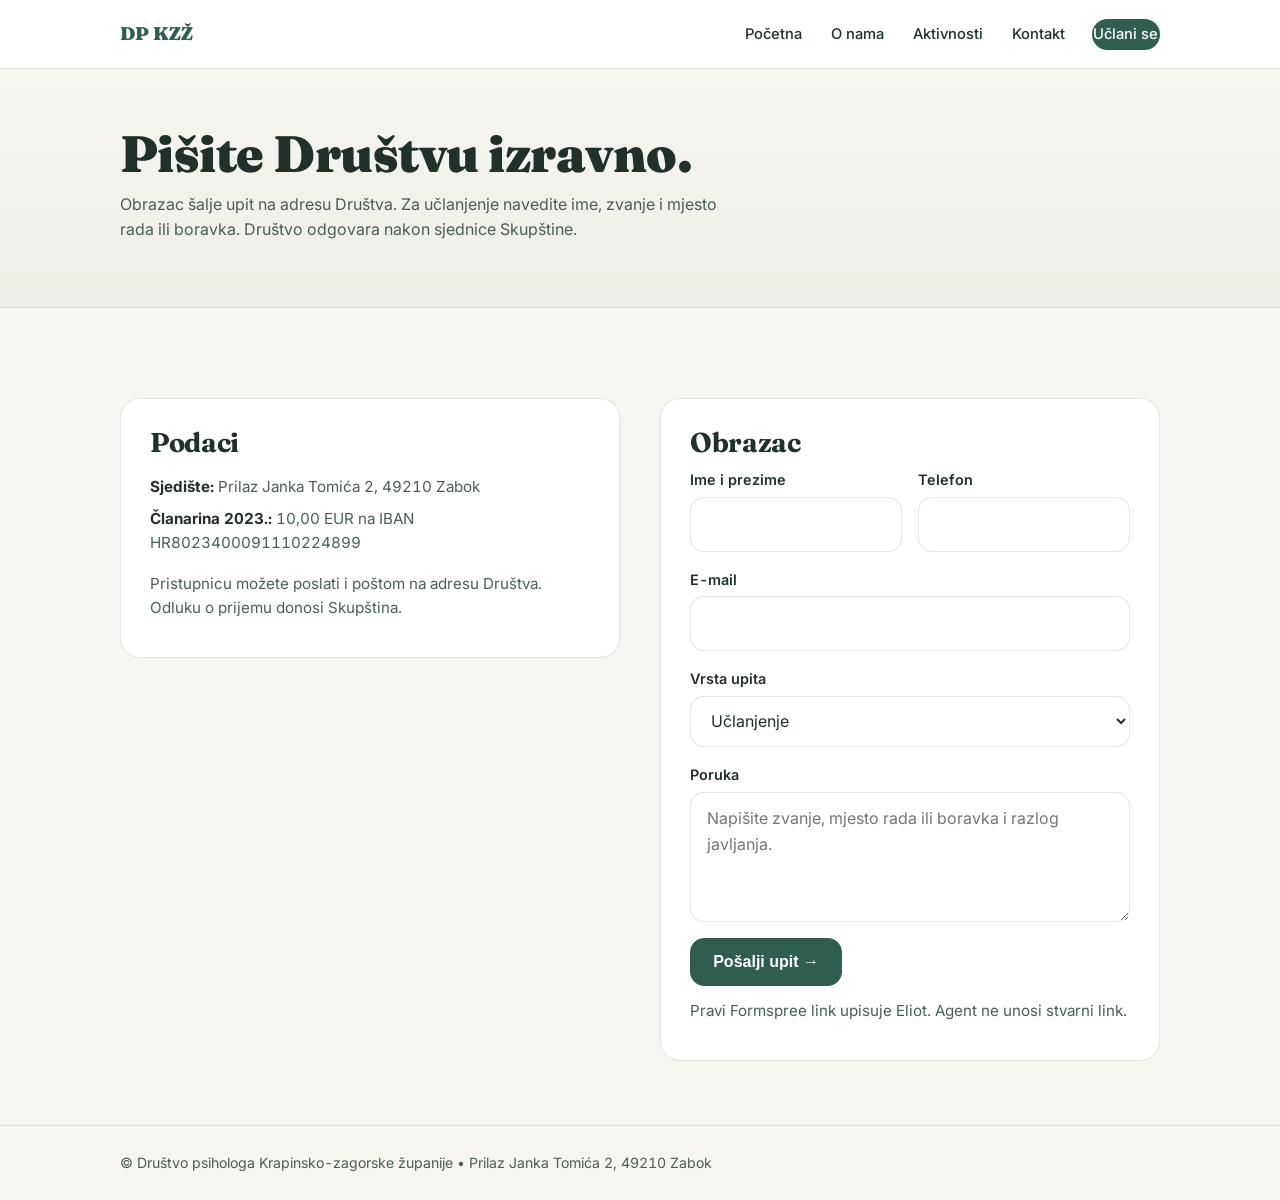
<file: kontakt.html>
<!DOCTYPE html><html lang="hr"><head>
<meta charset="UTF-8"><meta name="viewport" content="width=device-width, initial-scale=1.0">
<title>Društvo psihologa KZŽ – Kontakt</title>
<link rel="icon" href="data:image/svg+xml,%3Csvg xmlns='http://www.w3.org/2000/svg' viewBox='0 0 64 64'%3E%3Crect width='64' height='64' rx='14' fill='%232F5D50'/%3E%3Ctext x='32' y='45' font-family='Georgia,serif' font-size='38' font-weight='bold' fill='white' text-anchor='middle'%3E%CE%A8%3C/text%3E%3C/svg%3E">
<meta name="theme-color" content="#2F5D50">
<meta name="description" content="Kontakt Društva psihologa Krapinsko-zagorske županije – obrazac za upit, pristupnica i podaci u Zaboku.">
<link rel="preconnect" href="https://fonts.googleapis.com"><link rel="preconnect" href="https://fonts.gstatic.com" crossorigin>
<link href="https://fonts.googleapis.com/css2?family=Fraunces:opsz,wght@9..144,500;9..144,700;9..144,900&family=Inter:wght@300;400;500;600;700&display=swap" rel="stylesheet">
<style>
:root{--primary:#2F5D50;--primary-d:#24473D;--accent:#B7791F;--accent-bg:#F2E3C2;--bg:#F7F5F0;--surface:#FFFFFF;--text:#22302B;--text-soft:#4A5E57;--line:rgba(34,48,43,0.12);--white:#FFFFFF}
*{margin:0;padding:0;box-sizing:border-box}
html{scroll-behavior:smooth}
body{font-family:'Inter',system-ui,-apple-system,'Segoe UI',Roboto,sans-serif;background:var(--bg);color:var(--text);line-height:1.6;font-variant-numeric:tabular-nums;-webkit-font-smoothing:antialiased;caret-color:var(--primary)}
::selection{background:var(--accent-bg);color:var(--text)}
h1,h2,h3{font-family:'Fraunces',Georgia,serif;line-height:1.15;letter-spacing:-0.01em;text-wrap:balance}
h1{font-size:clamp(2rem,5.5vw,3.2rem);font-weight:900}
h2{font-size:clamp(1.3rem,3vw,1.7rem);font-weight:700;margin-bottom:.6rem}
p{margin:.5rem 0}
.container{max-width:1120px;margin:0 auto;padding:0 clamp(1rem,4vw,2.5rem)}
section{padding:clamp(2.5rem,6vw,4rem) 0}
.site-nav{position:sticky;top:0;z-index:100;background:var(--surface);border-bottom:1px solid var(--line)}
.site-nav .container{display:flex;align-items:center;justify-content:space-between;min-height:68px;gap:1rem}
.nav-logo{font-family:'Fraunces',serif;font-weight:900;font-size:1.15rem;color:var(--primary);text-decoration:none}
.nav-links{display:flex;gap:1.6rem;align-items:center;list-style:none}
.nav-links a{color:var(--text);font-size:.92rem;font-weight:500;text-decoration:none;padding:.4rem .1rem;border-bottom:2px solid transparent}
.nav-links a:hover{color:var(--accent);border-bottom-color:var(--accent)}
.nav-cta{background:var(--primary);color:#fff !important;padding:.55rem 1.15rem;border-radius:999px;font-weight:600;border-bottom:none !important}
.hamburger{display:none;background:none;border:1px solid var(--line);border-radius:10px;padding:.45rem .6rem;cursor:pointer;font-size:1.1rem}
.page-header{background:linear-gradient(180deg,var(--bg),#EDEFE7);border-bottom:1px solid var(--line);padding:clamp(2.2rem,5vw,3.5rem) 0}
.page-header p{color:var(--text-soft);max-width:62ch}
.contact-grid{display:grid;grid-template-columns:1fr 1fr;gap:clamp(1.5rem,4vw,2.5rem);margin-top:1.6rem;align-items:start}
.card{background:var(--surface);border:1px solid var(--line);border-radius:20px;padding:clamp(1.2rem,3vw,1.8rem)}
.card p{color:var(--text-soft);font-size:.95rem}
.addr{margin-top:1rem;font-size:.95rem}
.addr strong{color:var(--text)}
.addr a{color:var(--text);text-decoration:none;font-weight:600}
.addr a:hover{color:var(--accent)}
form .field{display:flex;flex-direction:column;gap:.35rem;margin-bottom:1rem}
form .row{display:grid;grid-template-columns:1fr 1fr;gap:1rem}
label{font-weight:600;font-size:.9rem}
input,select,textarea{padding:.85rem 1rem;border-radius:14px;border:1px solid var(--line);background:var(--surface);color:var(--text);font:inherit;width:100%}
input:focus,select:focus,textarea:focus{outline:none;border-color:var(--accent);box-shadow:0 0 0 4px rgba(183,121,31,.18)}
textarea{min-height:130px;resize:vertical}
button.submit{display:inline-flex;align-items:center;gap:.5rem;padding:.9rem 1.4rem;border-radius:14px;border:1px solid var(--primary);background:var(--primary);color:#fff;font-weight:600;cursor:pointer;font-size:1rem}
button.submit:hover{background:var(--primary-d)}
button.submit:disabled{opacity:.6;cursor:not-allowed}
.note{font-size:.85rem;color:var(--text-soft);margin-top:.8rem}
a:focus-visible,button:focus-visible,input:focus-visible,select:focus-visible,textarea:focus-visible{outline:3px solid var(--accent);outline-offset:2px}
footer{border-top:1px solid var(--line);padding:1.6rem 0;color:var(--text-soft);font-size:.88rem}
footer a{color:var(--text);text-decoration:none}
.reveal{opacity:0;transform:translateY(14px);transition:opacity .6s ease,transform .6s ease}
.reveal.visible{opacity:1;transform:none}
@media (max-width:900px){.contact-grid{grid-template-columns:1fr}form .row{grid-template-columns:1fr}}
@media (max-width:600px){.nav-links{display:none}.hamburger{display:block}.menu-open .nav-links{display:flex;flex-direction:column;position:absolute;left:0;right:0;top:100%;background:var(--surface);border-bottom:1px solid var(--line);padding:.6rem 1rem 1rem;align-items:flex-start}}
@media (prefers-reduced-motion:reduce){.reveal{opacity:1;transform:none;transition:none}}
</style></head><body>
<nav class="site-nav" aria-label="Glavna navigacija"><div class="container">
<a class="nav-logo" href="index.html">DP KZŽ</a>
<button class="hamburger" aria-label="Izbornik" onclick="document.body.classList.toggle('menu-open')">☰</button>
<ul class="nav-links"><li><a href="index.html">Početna</a></li><li><a href="o-nama.html">O nama</a></li><li><a href="usluge.html">Aktivnosti</a></li><li><a href="kontakt.html">Kontakt</a></li><li><a class="nav-cta" href="o-nama.html#clanstvo">Učlani se</a></li></ul>
</div></nav>
<header class="page-header"><div class="container">
<h1>Pišite Društvu izravno.</h1>
<p>Obrazac šalje upit na adresu Društva. Za učlanjenje navedite ime, zvanje i mjesto rada ili boravka. Društvo odgovara nakon sjednice Skupštine.</p>
</div></header>
<main><section><div class="container"><div class="contact-grid">
<div class="card reveal"><h2>Podaci</h2>
<div class="addr">
<p><strong>Sjedište:</strong> Prilaz Janka Tomića 2, 49210 Zabok</p>
<p><strong>Članarina 2023.:</strong> 10,00 EUR na IBAN HR8023400091110224899</p>
</div>
<p style="margin-top:1rem">Pristupnicu možete poslati i poštom na adresu Društva. Odluku o prijemu donosi Skupština.</p></div>
<div class="card reveal" style="transition-delay:.08s"><h2>Obrazac</h2>
<form action="OVDJE_UNESI_FORMSPREE_LINK" method="POST">
<div class="row">
<div class="field"><label for="ime">Ime i prezime</label><input id="ime" type="text" name="ime" required autocomplete="name"></div>
<div class="field"><label for="tel">Telefon</label><input id="tel" type="tel" name="telefon" autocomplete="tel"></div>
</div>
<div class="field"><label for="email">E-mail</label><input id="email" type="email" name="email" required autocomplete="email"></div>
<div class="field"><label for="vrsta">Vrsta upita</label><select id="vrsta" name="vrsta_upita"><option>Učlanjenje</option><option>Članarina</option><option>Projekt / suradnja</option><option>Tjedan psihologije</option><option>Drugo</option></select></div>
<div class="field"><label for="poruka">Poruka</label><textarea id="poruka" name="poruka" required placeholder="Napišite zvanje, mjesto rada ili boravka i razlog javljanja."></textarea></div>
<button class="submit" type="submit">Pošalji upit →</button>
<p class="note">Pravi Formspree link upisuje Eliot. Agent ne unosi stvarni link.</p>
</form></div>
</div></div></section></main>
<footer><div class="container">© Društvo psihologa Krapinsko-zagorske županije • Prilaz Janka Tomića 2, 49210 Zabok</div></footer>
<script>const io=new IntersectionObserver((es)=>{es.forEach(e=>{if(e.isIntersecting){e.target.classList.add("visible");io.unobserve(e.target)}})},{threshold:.12});document.querySelectorAll(".reveal").forEach(el=>io.observe(el));</script>
</body></html>
</file>
